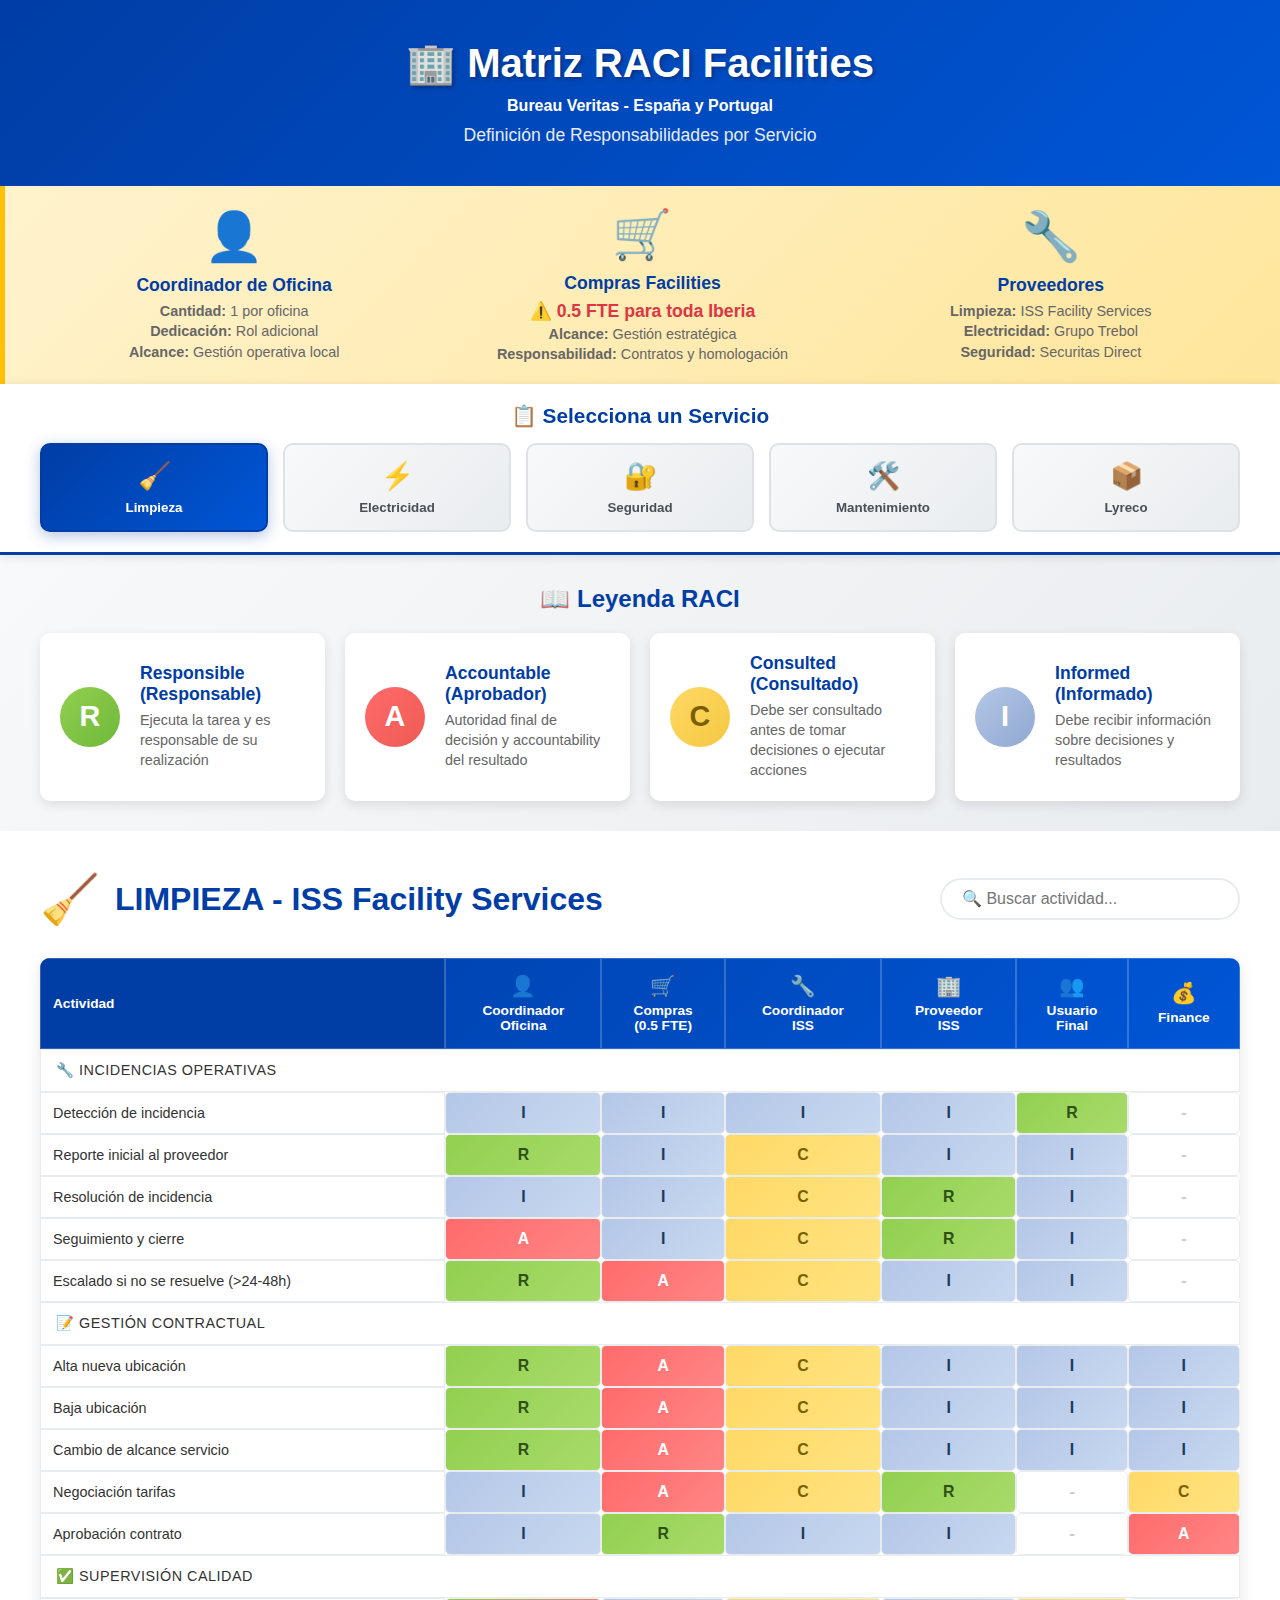
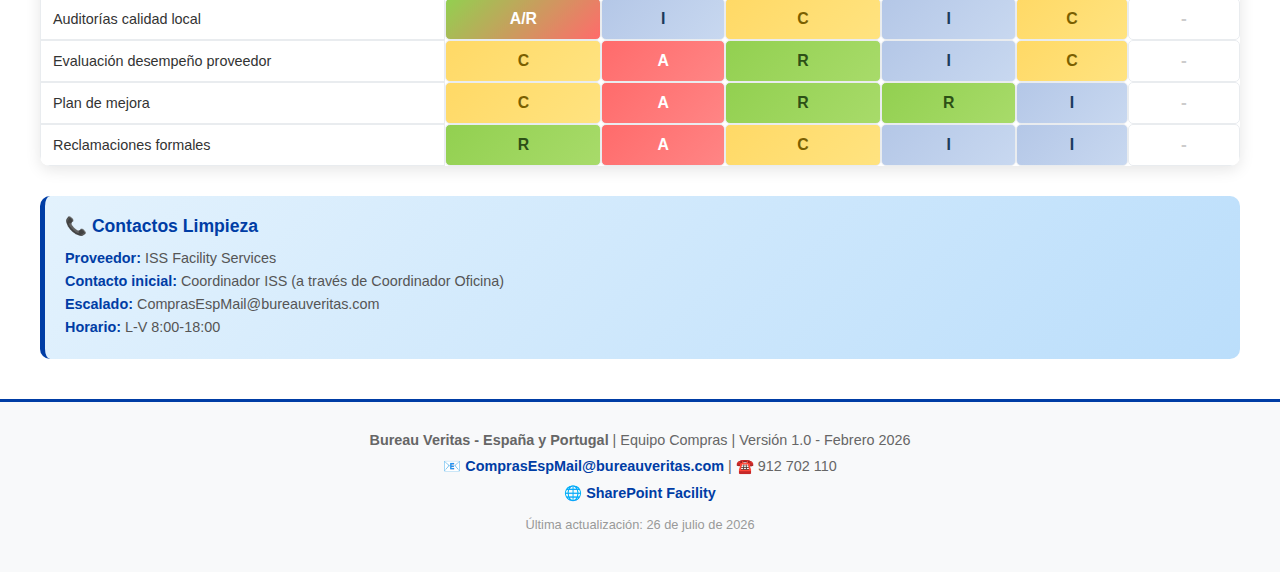
<file: USE CASES/01. BENCHMARK & ANALYSIS/RACI MATRIX COORD OFICINA.html>
<!DOCTYPE html>
<html lang="es">
<head>
    <meta charset="UTF-8">
    <meta name="viewport" content="width=device-width, initial-scale=1.0">
    <title>Matriz RACI Facilities - Bureau Veritas Iberia</title>
    <style>
        /* ============================================
           ESTILOS GENERALES
           ============================================ */
        * {
            margin: 0;
            padding: 0;
            box-sizing: border-box;
        }

        body {
            font-family: 'Segoe UI', Tahoma, Geneva, Verdana, sans-serif;
            background: linear-gradient(135deg, #003DA5 0%, #0056D6 100%);
            color: #333;
        }

        .container {
            max-width: 1600px;
            margin: 0 auto;
            background: white;
            min-height: 100vh;
        }

        /* ============================================
           HEADER
           ============================================ */
        .header {
            background: linear-gradient(135deg, #003DA5 0%, #0056D6 100%);
            color: white;
            padding: 40px;
            text-align: center;
            position: relative;
        }

        .header h1 {
            font-size: 2.5em;
            margin-bottom: 10px;
            text-shadow: 2px 2px 4px rgba(0, 0, 0, 0.3);
        }

        .header .subtitle {
            font-size: 1.1em;
            margin-top: 10px;
            opacity: 0.9;
        }

        /* ============================================
           CONTEXTO ORGANIZACIONAL
           ============================================ */
        .context-banner {
            background: linear-gradient(135deg, #fff3cd 0%, #ffe69c 100%);
            border-left: 5px solid #ffc107;
            padding: 20px 40px;
            display: flex;
            justify-content: space-around;
            align-items: center;
            flex-wrap: wrap;
            gap: 30px;
        }

        .context-item {
            text-align: center;
            flex: 1;
            min-width: 200px;
        }

        .context-item .icon {
            font-size: 3em;
            margin-bottom: 10px;
        }

        .context-item h3 {
            color: #003DA5;
            font-size: 1.1em;
            margin-bottom: 5px;
        }

        .context-item p {
            color: #666;
            font-size: 0.9em;
            line-height: 1.4;
        }

        .context-item .highlight {
            color: #dc3545;
            font-weight: bold;
            font-size: 1.1em;
        }

        /* ============================================
           NAVEGACIÓN SERVICIOS
           ============================================ */
        .services-nav {
            background: white;
            padding: 20px 40px;
            border-bottom: 3px solid #003DA5;
            position: sticky;
            top: 0;
            z-index: 100;
            box-shadow: 0 2px 10px rgba(0, 0, 0, 0.1);
        }

        .services-nav h2 {
            color: #003DA5;
            font-size: 1.3em;
            margin-bottom: 15px;
            text-align: center;
        }

        .service-buttons {
            display: flex;
            justify-content: center;
            gap: 15px;
            flex-wrap: wrap;
        }

        .service-btn {
            flex: 1;
            min-width: 200px;
            max-width: 250px;
            padding: 15px 20px;
            background: linear-gradient(135deg, #f8f9fa 0%, #e9ecef 100%);
            border: 2px solid #dee2e6;
            border-radius: 10px;
            cursor: pointer;
            transition: all 0.3s ease;
            text-align: center;
            font-weight: 600;
            color: #495057;
        }

        .service-btn:hover {
            transform: translateY(-3px);
            box-shadow: 0 4px 12px rgba(0, 0, 0, 0.15);
            border-color: #003DA5;
        }

        .service-btn.active {
            background: linear-gradient(135deg, #003DA5 0%, #0056D6 100%);
            color: white;
            border-color: #003DA5;
            box-shadow: 0 4px 15px rgba(0, 61, 165, 0.3);
        }

        .service-btn .icon {
            font-size: 2em;
            display: block;
            margin-bottom: 8px;
        }

        .service-btn .name {
            font-size: 1em;
            display: block;
        }

        /* ============================================
           LEYENDA RACI
           ============================================ */
        .legend-section {
            padding: 30px 40px;
            background: linear-gradient(135deg, #f8f9fa 0%, #e9ecef 100%);
        }

        .legend-title {
            font-size: 1.5em;
            color: #003DA5;
            margin-bottom: 20px;
            text-align: center;
            font-weight: bold;
        }

        .legend-grid {
            display: grid;
            grid-template-columns: repeat(auto-fit, minmax(280px, 1fr));
            gap: 20px;
        }

        .legend-card {
            background: white;
            border-radius: 10px;
            padding: 20px;
            box-shadow: 0 4px 12px rgba(0, 0, 0, 0.1);
            display: flex;
            align-items: center;
            transition: transform 0.3s ease, box-shadow 0.3s ease;
        }

        .legend-card:hover {
            transform: translateY(-5px);
            box-shadow: 0 6px 20px rgba(0, 0, 0, 0.15);
        }

        .legend-badge {
            width: 60px;
            height: 60px;
            border-radius: 50%;
            display: flex;
            align-items: center;
            justify-content: center;
            font-weight: bold;
            font-size: 1.8em;
            color: white;
            margin-right: 20px;
            flex-shrink: 0;
        }

        .legend-badge.r { background: linear-gradient(135deg, #92D050 0%, #6fb83a 100%); }
        .legend-badge.a { background: linear-gradient(135deg, #FF6B6B 0%, #ee5a52 100%); }
        .legend-badge.c { background: linear-gradient(135deg, #FFD966 0%, #f5c842 100%); color: #7a5f00; }
        .legend-badge.i { background: linear-gradient(135deg, #B4C7E7 0%, #8fa8d0 100%); }

        .legend-text h3 {
            font-size: 1.1em;
            margin-bottom: 5px;
            color: #003DA5;
        }

        .legend-text p {
            font-size: 0.9em;
            color: #666;
            line-height: 1.4;
        }

        /* ============================================
           CONTENEDOR DE SERVICIOS
           ============================================ */
        .service-content {
            display: none;
            padding: 40px;
            animation: fadeIn 0.5s ease;
        }

        .service-content.active {
            display: block;
        }

        @keyframes fadeIn {
            from { opacity: 0; transform: translateY(20px); }
            to { opacity: 1; transform: translateY(0); }
        }

        .service-header {
            display: flex;
            justify-content: space-between;
            align-items: center;
            margin-bottom: 30px;
            flex-wrap: wrap;
            gap: 20px;
        }

        .service-title {
            font-size: 2em;
            color: #003DA5;
            font-weight: bold;
            display: flex;
            align-items: center;
            gap: 15px;
        }

        .service-title .icon {
            font-size: 1.5em;
        }

        .search-box {
            padding: 10px 20px;
            border: 2px solid #e9ecef;
            border-radius: 25px;
            font-size: 1em;
            min-width: 300px;
            transition: all 0.3s ease;
        }

        .search-box:focus {
            outline: none;
            border-color: #003DA5;
            box-shadow: 0 0 0 3px rgba(0, 61, 165, 0.1);
        }

        /* ============================================
           TABLA
           ============================================ */
        .table-container {
            overflow-x: auto;
            border-radius: 10px;
            box-shadow: 0 4px 15px rgba(0, 0, 0, 0.1);
            margin-bottom: 30px;
        }

        table {
            width: 100%;
            border-collapse: separate;
            border-spacing: 0;
            background: white;
            font-size: 0.9em;
        }

        thead {
            background: linear-gradient(135deg, #003DA5 0%, #0056D6 100%);
            color: white;
            position: sticky;
            top: 0;
            z-index: 10;
        }

        th {
            padding: 15px 12px;
            text-align: center;
            font-weight: 600;
            font-size: 0.95em;
            border: 1px solid rgba(255, 255, 255, 0.2);
            white-space: nowrap;
            vertical-align: middle;
        }

        th:first-child {
            text-align: left;
            min-width: 280px;
            position: sticky;
            left: 0;
            background: #003DA5;
            z-index: 11;
        }

        th .icon {
            display: block;
            font-size: 1.5em;
            margin-bottom: 5px;
        }

        tbody tr {
            transition: background 0.2s ease;
        }

        tbody tr:hover {
            background: #f8f9fa;
        }

        tbody tr.category-row {
            background: linear-gradient(135deg, #6c757d 0%, #5a6268 100%);
            color: white;
            font-weight: bold;
        }

        tbody tr.category-row td {
            padding: 12px 15px;
            font-size: 1em;
            text-transform: uppercase;
            letter-spacing: 0.5px;
        }

        td {
            padding: 12px;
            border: 1px solid #e9ecef;
            text-align: center;
            vertical-align: middle;
        }

        td:first-child {
            text-align: left;
            font-weight: 500;
            color: #333;
            position: sticky;
            left: 0;
            background: white;
            z-index: 5;
        }

        tbody tr:hover td:first-child {
            background: #f8f9fa;
        }

        /* Estilos RACI */
        .raci-cell {
            font-weight: bold;
            font-size: 1.1em;
            border-radius: 5px;
            padding: 8px;
        }

        .raci-r {
            background: linear-gradient(135deg, #92D050 0%, #a8db6a 100%);
            color: #2d5016;
        }

        .raci-a {
            background: linear-gradient(135deg, #FF6B6B 0%, #ff8585 100%);
            color: white;
        }

        .raci-c {
            background: linear-gradient(135deg, #FFD966 0%, #ffe380 100%);
            color: #7a5f00;
        }

        .raci-i {
            background: linear-gradient(135deg, #B4C7E7 0%, #c8d8f0 100%);
            color: #1a3a5c;
        }

        .raci-ra {
            background: linear-gradient(135deg, #92D050 0%, #FF6B6B 100%);
            color: white;
        }

        .raci-empty {
            color: #ccc;
            font-size: 1.2em;
        }

        /* ============================================
           CONTACTOS
           ============================================ */
        .contacts-box {
            background: linear-gradient(135deg, #e3f2fd 0%, #bbdefb 100%);
            border-left: 5px solid #003DA5;
            padding: 20px;
            border-radius: 10px;
            margin-top: 20px;
        }

        .contacts-box h4 {
            color: #003DA5;
            margin-bottom: 10px;
            font-size: 1.1em;
        }

        .contacts-box p {
            font-size: 0.9em;
            line-height: 1.6;
            color: #555;
        }

        .contacts-box strong {
            color: #003DA5;
        }

        /* ============================================
           FOOTER
           ============================================ */
        .footer {
            background: #f8f9fa;
            padding: 30px;
            text-align: center;
            border-top: 3px solid #003DA5;
        }

        .footer p {
            color: #666;
            font-size: 0.9em;
            margin-bottom: 10px;
        }

        .footer a {
            color: #003DA5;
            text-decoration: none;
            font-weight: 600;
        }

        .footer a:hover {
            text-decoration: underline;
        }

        /* ============================================
           RESPONSIVE
           ============================================ */
        @media (max-width: 768px) {
            .header h1 {
                font-size: 1.8em;
            }

            .context-banner {
                flex-direction: column;
            }

            .service-buttons {
                flex-direction: column;
            }

            .service-btn {
                max-width: 100%;
            }

            .service-header {
                flex-direction: column;
                align-items: stretch;
            }

            .search-box {
                width: 100%;
            }

            th, td {
                padding: 8px;
                font-size: 0.85em;
            }

            th:first-child, td:first-child {
                min-width: 200px;
            }
        }

        /* ============================================
           PRINT STYLES
           ============================================ */
        @media print {
            .services-nav, .search-box, .footer { display: none; }
            .service-content { display: block !important; page-break-after: always; }
            table { font-size: 10pt; }
        }
    </style>
</head>
<body>
    <div class="container">
        <!-- HEADER -->
        <div class="header">
            <h1>🏢 Matriz RACI Facilities</h1>
            <p><strong>Bureau Veritas - España y Portugal</strong></p>
            <p class="subtitle">Definición de Responsabilidades por Servicio</p>
        </div>

        <!-- CONTEXTO ORGANIZACIONAL -->
        <div class="context-banner">
            <div class="context-item">
                <div class="icon">👤</div>
                <h3>Coordinador de Oficina</h3>
                <p><strong>Cantidad:</strong> 1 por oficina</p>
                <p><strong>Dedicación:</strong> Rol adicional</p>
                <p><strong>Alcance:</strong> Gestión operativa local</p>
            </div>
            <div class="context-item">
                <div class="icon">🛒</div>
                <h3>Compras Facilities</h3>
                <p class="highlight">⚠️ 0.5 FTE para toda Iberia</p>
                <p><strong>Alcance:</strong> Gestión estratégica</p>
                <p><strong>Responsabilidad:</strong> Contratos y homologación</p>
            </div>
            <div class="context-item">
                <div class="icon">🔧</div>
                <h3>Proveedores</h3>
                <p><strong>Limpieza:</strong> ISS Facility Services</p>
                <p><strong>Electricidad:</strong> Grupo Trebol</p>
                <p><strong>Seguridad:</strong> Securitas Direct</p>
            </div>
        </div>

        <!-- NAVEGACIÓN SERVICIOS -->
        <div class="services-nav">
            <h2>📋 Selecciona un Servicio</h2>
            <div class="service-buttons">
                <button class="service-btn active" onclick="showService('limpieza')">
                    <span class="icon">🧹</span>
                    <span class="name">Limpieza</span>
                </button>
                <button class="service-btn" onclick="showService('electricidad')">
                    <span class="icon">⚡</span>
                    <span class="name">Electricidad</span>
                </button>
                <button class="service-btn" onclick="showService('seguridad')">
                    <span class="icon">🔐</span>
                    <span class="name">Seguridad</span>
                </button>
                <button class="service-btn" onclick="showService('mantenimiento')">
                    <span class="icon">🛠️</span>
                    <span class="name">Mantenimiento</span>
                </button>
                <button class="service-btn" onclick="showService('lyreco')">
                    <span class="icon">📦</span>
                    <span class="name">Lyreco</span>
                </button>
            </div>
        </div>

        <!-- LEYENDA RACI -->
        <div class="legend-section">
            <div class="legend-title">📖 Leyenda RACI</div>
            <div class="legend-grid">
                <div class="legend-card">
                    <div class="legend-badge r">R</div>
                    <div class="legend-text">
                        <h3>Responsible (Responsable)</h3>
                        <p>Ejecuta la tarea y es responsable de su realización</p>
                    </div>
                </div>
                <div class="legend-card">
                    <div class="legend-badge a">A</div>
                    <div class="legend-text">
                        <h3>Accountable (Aprobador)</h3>
                        <p>Autoridad final de decisión y accountability del resultado</p>
                    </div>
                </div>
                <div class="legend-card">
                    <div class="legend-badge c">C</div>
                    <div class="legend-text">
                        <h3>Consulted (Consultado)</h3>
                        <p>Debe ser consultado antes de tomar decisiones o ejecutar acciones</p>
                    </div>
                </div>
                <div class="legend-card">
                    <div class="legend-badge i">I</div>
                    <div class="legend-text">
                        <h3>Informed (Informado)</h3>
                        <p>Debe recibir información sobre decisiones y resultados</p>
                    </div>
                </div>
            </div>
        </div>

        <!-- SERVICIO: LIMPIEZA -->
        <div id="limpieza" class="service-content active">
            <div class="service-header">
                <div class="service-title">
                    <span class="icon">🧹</span>
                    <span>LIMPIEZA - ISS Facility Services</span>
                </div>
                <input type="text" class="search-box" placeholder="🔍 Buscar actividad..." onkeyup="filterTable('limpieza-table', this.value)">
            </div>

            <div class="table-container">
                <table id="limpieza-table">
                    <thead>
                        <tr>
                            <th>Actividad</th>
                            <th>
                                <span class="icon">👤</span>
                                Coordinador<br>Oficina
                            </th>
                            <th>
                                <span class="icon">🛒</span>
                                Compras<br>(0.5 FTE)
                            </th>
                            <th>
                                <span class="icon">🔧</span>
                                Coordinador<br>ISS
                            </th>
                            <th>
                                <span class="icon">🏢</span>
                                Proveedor<br>ISS
                            </th>
                            <th>
                                <span class="icon">👥</span>
                                Usuario<br>Final
                            </th>
                            <th>
                                <span class="icon">💰</span>
                                Finance
                            </th>
                        </tr>
                    </thead>
                    <tbody>
                        <tr class="category-row">
                            <td colspan="7">🔧 INCIDENCIAS OPERATIVAS</td>
                        </tr>
                        <tr>
                            <td>Detección de incidencia</td>
                            <td class="raci-cell raci-i">I</td>
                            <td class="raci-cell raci-i">I</td>
                            <td class="raci-cell raci-i">I</td>
                            <td class="raci-cell raci-i">I</td>
                            <td class="raci-cell raci-r">R</td>
                            <td class="raci-cell raci-empty">-</td>
                        </tr>
                        <tr>
                            <td>Reporte inicial al proveedor</td>
                            <td class="raci-cell raci-r">R</td>
                            <td class="raci-cell raci-i">I</td>
                            <td class="raci-cell raci-c">C</td>
                            <td class="raci-cell raci-i">I</td>
                            <td class="raci-cell raci-i">I</td>
                            <td class="raci-cell raci-empty">-</td>
                        </tr>
                        <tr>
                            <td>Resolución de incidencia</td>
                            <td class="raci-cell raci-i">I</td>
                            <td class="raci-cell raci-i">I</td>
                            <td class="raci-cell raci-c">C</td>
                            <td class="raci-cell raci-r">R</td>
                            <td class="raci-cell raci-i">I</td>
                            <td class="raci-cell raci-empty">-</td>
                        </tr>
                        <tr>
                            <td>Seguimiento y cierre</td>
                            <td class="raci-cell raci-a">A</td>
                            <td class="raci-cell raci-i">I</td>
                            <td class="raci-cell raci-c">C</td>
                            <td class="raci-cell raci-r">R</td>
                            <td class="raci-cell raci-i">I</td>
                            <td class="raci-cell raci-empty">-</td>
                        </tr>
                        <tr>
                            <td>Escalado si no se resuelve (>24-48h)</td>
                            <td class="raci-cell raci-r">R</td>
                            <td class="raci-cell raci-a">A</td>
                            <td class="raci-cell raci-c">C</td>
                            <td class="raci-cell raci-i">I</td>
                            <td class="raci-cell raci-i">I</td>
                            <td class="raci-cell raci-empty">-</td>
                        </tr>
                        
                        <tr class="category-row">
                            <td colspan="7">📝 GESTIÓN CONTRACTUAL</td>
                        </tr>
                        <tr>
                            <td>Alta nueva ubicación</td>
                            <td class="raci-cell raci-r">R</td>
                            <td class="raci-cell raci-a">A</td>
                            <td class="raci-cell raci-c">C</td>
                            <td class="raci-cell raci-i">I</td>
                            <td class="raci-cell raci-i">I</td>
                            <td class="raci-cell raci-i">I</td>
                        </tr>
                        <tr>
                            <td>Baja ubicación</td>
                            <td class="raci-cell raci-r">R</td>
                            <td class="raci-cell raci-a">A</td>
                            <td class="raci-cell raci-c">C</td>
                            <td class="raci-cell raci-i">I</td>
                            <td class="raci-cell raci-i">I</td>
                            <td class="raci-cell raci-i">I</td>
                        </tr>
                        <tr>
                            <td>Cambio de alcance servicio</td>
                            <td class="raci-cell raci-r">R</td>
                            <td class="raci-cell raci-a">A</td>
                            <td class="raci-cell raci-c">C</td>
                            <td class="raci-cell raci-i">I</td>
                            <td class="raci-cell raci-i">I</td>
                            <td class="raci-cell raci-i">I</td>
                        </tr>
                        <tr>
                            <td>Negociación tarifas</td>
                            <td class="raci-cell raci-i">I</td>
                            <td class="raci-cell raci-a">A</td>
                            <td class="raci-cell raci-c">C</td>
                            <td class="raci-cell raci-r">R</td>
                            <td class="raci-cell raci-empty">-</td>
                            <td class="raci-cell raci-c">C</td>
                        </tr>
                        <tr>
                            <td>Aprobación contrato</td>
                            <td class="raci-cell raci-i">I</td>
                            <td class="raci-cell raci-r">R</td>
                            <td class="raci-cell raci-i">I</td>
                            <td class="raci-cell raci-i">I</td>
                            <td class="raci-cell raci-empty">-</td>
                            <td class="raci-cell raci-a">A</td>
                        </tr>
                        
                        <tr class="category-row">
                            <td colspan="7">✅ SUPERVISIÓN CALIDAD</td>
                        </tr>
                        <tr>
                            <td>Auditorías calidad local</td>
                            <td class="raci-cell raci-ra">A/R</td>
                            <td class="raci-cell raci-i">I</td>
                            <td class="raci-cell raci-c">C</td>
                            <td class="raci-cell raci-i">I</td>
                            <td class="raci-cell raci-c">C</td>
                            <td class="raci-cell raci-empty">-</td>
                        </tr>
                        <tr>
                            <td>Evaluación desempeño proveedor</td>
                            <td class="raci-cell raci-c">C</td>
                            <td class="raci-cell raci-a">A</td>
                            <td class="raci-cell raci-r">R</td>
                            <td class="raci-cell raci-i">I</td>
                            <td class="raci-cell raci-c">C</td>
                            <td class="raci-cell raci-empty">-</td>
                        </tr>
                        <tr>
                            <td>Plan de mejora</td>
                            <td class="raci-cell raci-c">C</td>
                            <td class="raci-cell raci-a">A</td>
                            <td class="raci-cell raci-r">R</td>
                            <td class="raci-cell raci-r">R</td>
                            <td class="raci-cell raci-i">I</td>
                            <td class="raci-cell raci-empty">-</td>
                        </tr>
                        <tr>
                            <td>Reclamaciones formales</td>
                            <td class="raci-cell raci-r">R</td>
                            <td class="raci-cell raci-a">A</td>
                            <td class="raci-cell raci-c">C</td>
                            <td class="raci-cell raci-i">I</td>
                            <td class="raci-cell raci-i">I</td>
                            <td class="raci-cell raci-empty">-</td>
                        </tr>
                    </tbody>
                </table>
            </div>

            <div class="contacts-box">
                <h4>📞 Contactos Limpieza</h4>
                <p><strong>Proveedor:</strong> ISS Facility Services</p>
                <p><strong>Contacto inicial:</strong> Coordinador ISS (a través de Coordinador Oficina)</p>
                <p><strong>Escalado:</strong> ComprasEspMail@bureauveritas.com</p>
                <p><strong>Horario:</strong> L-V 8:00-18:00</p>
            </div>
        </div>

        <!-- SERVICIO: ELECTRICIDAD -->
        <div id="electricidad" class="service-content">
            <div class="service-header">
                <div class="service-title">
                    <span class="icon">⚡</span>
                    <span>ELECTRICIDAD - Grupo Trebol</span>
                </div>
                <input type="text" class="search-box" placeholder="🔍 Buscar actividad..." onkeyup="filterTable('electricidad-table', this.value)">
            </div>

            <div class="table-container">
                <table id="electricidad-table">
                    <thead>
                        <tr>
                            <th>Actividad</th>
                            <th>
                                <span class="icon">👤</span>
                                Coordinador<br>Oficina
                            </th>
                            <th>
                                <span class="icon">🛒</span>
                                Compras<br>(0.5 FTE)
                            </th>
                            <th>
                                <span class="icon">🔧</span>
                                Proveedor<br>Trebol
                            </th>
                            <th>
                                <span class="icon">👥</span>
                                Usuario<br>Final
                            </th>
                            <th>
                                <span class="icon">💰</span>
                                Finance
                            </th>
                        </tr>
                    </thead>
                    <tbody>
                        <tr class="category-row">
                            <td colspan="6">🔧 INCIDENCIAS OPERATIVAS</td>
                        </tr>
                        <tr>
                            <td>Detección corte suministro</td>
                            <td class="raci-cell raci-i">I</td>
                            <td class="raci-cell raci-i">I</td>
                            <td class="raci-cell raci-i">I</td>
                            <td class="raci-cell raci-r">R</td>
                            <td class="raci-cell raci-empty">-</td>
                        </tr>
                        <tr>
                            <td>Contacto directo proveedor</td>
                            <td class="raci-cell raci-ra">R/A</td>
                            <td class="raci-cell raci-i">I</td>
                            <td class="raci-cell raci-i">I</td>
                            <td class="raci-cell raci-i">I</td>
                            <td class="raci-cell raci-empty">-</td>
                        </tr>
                        <tr>
                            <td>Resolución técnica</td>
                            <td class="raci-cell raci-i">I</td>
                            <td class="raci-cell raci-i">I</td>
                            <td class="raci-cell raci-r">R</td>
                            <td class="raci-cell raci-i">I</td>
                            <td class="raci-cell raci-empty">-</td>
                        </tr>
                        <tr>
                            <td>Escalado a Compras (>24-48h)</td>
                            <td class="raci-cell raci-r">R</td>
                            <td class="raci-cell raci-a">A</td>
                            <td class="raci-cell raci-c">C</td>
                            <td class="raci-cell raci-i">I</td>
                            <td class="raci-cell raci-empty">-</td>
                        </tr>
                        
                        <tr class="category-row">
                            <td colspan="6">📝 GESTIÓN CONTRACTUAL</td>
                        </tr>
                        <tr>
                            <td>Alta nuevo punto suministro</td>
                            <td class="raci-cell raci-r">R</td>
                            <td class="raci-cell raci-a">A</td>
                            <td class="raci-cell raci-c">C</td>
                            <td class="raci-cell raci-i">I</td>
                            <td class="raci-cell raci-i">I</td>
                        </tr>
                        <tr>
                            <td>Baja punto suministro</td>
                            <td class="raci-cell raci-r">R</td>
                            <td class="raci-cell raci-a">A</td>
                            <td class="raci-cell raci-c">C</td>
                            <td class="raci-cell raci-i">I</td>
                            <td class="raci-cell raci-i">I</td>
                        </tr>
                        <tr>
                            <td>Cambio titularidad</td>
                            <td class="raci-cell raci-r">R</td>
                            <td class="raci-cell raci-a">A</td>
                            <td class="raci-cell raci-c">C</td>
                            <td class="raci-cell raci-i">I</td>
                            <td class="raci-cell raci-i">I</td>
                        </tr>
                        <tr>
                            <td>Negociación tarifas</td>
                            <td class="raci-cell raci-i">I</td>
                            <td class="raci-cell raci-a">A</td>
                            <td class="raci-cell raci-r">R</td>
                            <td class="raci-cell raci-empty">-</td>
                            <td class="raci-cell raci-c">C</td>
                        </tr>
                        <tr>
                            <td>Revisión contratos anuales</td>
                            <td class="raci-cell raci-c">C</td>
                            <td class="raci-cell raci-a">A</td>
                            <td class="raci-cell raci-r">R</td>
                            <td class="raci-cell raci-empty">-</td>
                            <td class="raci-cell raci-c">C</td>
                        </tr>
                        
                        <tr class="category-row">
                            <td colspan="6">📊 OPTIMIZACIÓN CONSUMOS</td>
                        </tr>
                        <tr>
                            <td>Monitorización consumos</td>
                            <td class="raci-cell raci-r">R</td>
                            <td class="raci-cell raci-a">A</td>
                            <td class="raci-cell raci-c">C</td>
                            <td class="raci-cell raci-i">I</td>
                            <td class="raci-cell raci-c">C</td>
                        </tr>
                        <tr>
                            <td>Propuestas eficiencia energética</td>
                            <td class="raci-cell raci-r">R</td>
                            <td class="raci-cell raci-a">A</td>
                            <td class="raci-cell raci-c">C</td>
                            <td class="raci-cell raci-i">I</td>
                            <td class="raci-cell raci-c">C</td>
                        </tr>
                        <tr>
                            <td>Implementación medidas ahorro</td>
                            <td class="raci-cell raci-r">R</td>
                            <td class="raci-cell raci-a">A</td>
                            <td class="raci-cell raci-r">R</td>
                            <td class="raci-cell raci-i">I</td>
                            <td class="raci-cell raci-i">I</td>
                        </tr>
                        <tr>
                            <td>Reporting consumos</td>
                            <td class="raci-cell raci-r">R</td>
                            <td class="raci-cell raci-a">A</td>
                            <td class="raci-cell raci-i">I</td>
                            <td class="raci-cell raci-empty">-</td>
                            <td class="raci-cell raci-c">C</td>
                        </tr>
                    </tbody>
                </table>
            </div>

            <div class="contacts-box">
                <h4>📞 Contactos Electricidad</h4>
                <p><strong>Proveedor:</strong> Grupo Trebol Energía</p>
                <p><strong>Contacto directo:</strong> Roger Coll</p>
                <p><strong>Teléfono:</strong> 931 185 894 / 644 567 403</p>
                <p><strong>Email:</strong> roger.coll@grupotrebolenergia.es</p>
                <p><strong>Escalado:</strong> ComprasEspMail@bureauveritas.com</p>
            </div>
        </div>

        <!-- SERVICIO: SEGURIDAD -->
        <div id="seguridad" class="service-content">
            <div class="service-header">
                <div class="service-title">
                    <span class="icon">🔐</span>
                    <span>SEGURIDAD - Securitas Direct</span>
                </div>
                <input type="text" class="search-box" placeholder="🔍 Buscar actividad..." onkeyup="filterTable('seguridad-table', this.value)">
            </div>

            <div class="table-container">
                <table id="seguridad-table">
                    <thead>
                        <tr>
                            <th>Actividad</th>
                            <th>
                                <span class="icon">👤</span>
                                Coordinador<br>Oficina
                            </th>
                            <th>
                                <span class="icon">🛒</span>
                                Compras<br>(0.5 FTE)
                            </th>
                            <th>
                                <span class="icon">🔧</span>
                                Proveedor<br>Securitas
                            </th>
                            <th>
                                <span class="icon">👥</span>
                                Usuario<br>Final
                            </th>
                            <th>
                                <span class="icon">💰</span>
                                Finance
                            </th>
                        </tr>
                    </thead>
                    <tbody>
                        <tr class="category-row">
                            <td colspan="6">🔧 INCIDENCIAS OPERATIVAS</td>
                        </tr>
                        <tr>
                            <td>Salto de alarma</td>
                            <td class="raci-cell raci-ra">R/A</td>
                            <td class="raci-cell raci-i">I</td>
                            <td class="raci-cell raci-r">R</td>
                            <td class="raci-cell raci-i">I</td>
                            <td class="raci-cell raci-empty">-</td>
                        </tr>
                        <tr>
                            <td>Verificación falsa alarma</td>
                            <td class="raci-cell raci-ra">R/A</td>
                            <td class="raci-cell raci-i">I</td>
                            <td class="raci-cell raci-c">C</td>
                            <td class="raci-cell raci-c">C</td>
                            <td class="raci-cell raci-empty">-</td>
                        </tr>
                        <tr>
                            <td>Gestión incidente real</td>
                            <td class="raci-cell raci-r">R</td>
                            <td class="raci-cell raci-a">A</td>
                            <td class="raci-cell raci-c">C</td>
                            <td class="raci-cell raci-i">I</td>
                            <td class="raci-cell raci-empty">-</td>
                        </tr>
                        <tr>
                            <td>Reporte incidente</td>
                            <td class="raci-cell raci-r">R</td>
                            <td class="raci-cell raci-a">A</td>
                            <td class="raci-cell raci-i">I</td>
                            <td class="raci-cell raci-i">I</td>
                            <td class="raci-cell raci-empty">-</td>
                        </tr>
                        
                        <tr class="category-row">
                            <td colspan="6">📝 GESTIÓN CONTRACTUAL</td>
                        </tr>
                        <tr>
                            <td>Alta nueva ubicación</td>
                            <td class="raci-cell raci-r">R</td>
                            <td class="raci-cell raci-a">A</td>
                            <td class="raci-cell raci-c">C</td>
                            <td class="raci-cell raci-i">I</td>
                            <td class="raci-cell raci-i">I</td>
                        </tr>
                        <tr>
                            <td>Baja ubicación</td>
                            <td class="raci-cell raci-r">R</td>
                            <td class="raci-cell raci-a">A</td>
                            <td class="raci-cell raci-c">C</td>
                            <td class="raci-cell raci-i">I</td>
                            <td class="raci-cell raci-i">I</td>
                        </tr>
                        <tr>
                            <td>Modificación sistema</td>
                            <td class="raci-cell raci-r">R</td>
                            <td class="raci-cell raci-a">A</td>
                            <td class="raci-cell raci-c">C</td>
                            <td class="raci-cell raci-i">I</td>
                            <td class="raci-cell raci-i">I</td>
                        </tr>
                        <tr>
                            <td>Negociación contrato</td>
                            <td class="raci-cell raci-i">I</td>
                            <td class="raci-cell raci-a">A</td>
                            <td class="raci-cell raci-r">R</td>
                            <td class="raci-cell raci-empty">-</td>
                            <td class="raci-cell raci-c">C</td>
                        </tr>
                        
                        <tr class="category-row">
                            <td colspan="6">🔧 MANTENIMIENTO SISTEMA</td>
                        </tr>
                        <tr>
                            <td>Mantenimiento preventivo</td>
                            <td class="raci-cell raci-c">C</td>
                            <td class="raci-cell raci-a">A</td>
                            <td class="raci-cell raci-r">R</td>
                            <td class="raci-cell raci-i">I</td>
                            <td class="raci-cell raci-empty">-</td>
                        </tr>
                        <tr>
                            <td>Actualización tecnológica</td>
                            <td class="raci-cell raci-c">C</td>
                            <td class="raci-cell raci-a">A</td>
                            <td class="raci-cell raci-r">R</td>
                            <td class="raci-cell raci-i">I</td>
                            <td class="raci-cell raci-c">C</td>
                        </tr>
                        <tr>
                            <td>Formación usuarios</td>
                            <td class="raci-cell raci-r">R</td>
                            <td class="raci-cell raci-a">A</td>
                            <td class="raci-cell raci-c">C</td>
                            <td class="raci-cell raci-c">C</td>
                            <td class="raci-cell raci-empty">-</td>
                        </tr>
                    </tbody>
                </table>
            </div>

            <div class="contacts-box">
                <h4>📞 Contactos Seguridad</h4>
                <p><strong>Proveedor:</strong> Securitas Direct</p>
                <p><strong>Contacto directo:</strong> David Casado Oliva</p>
                <p><strong>Teléfono:</strong> +34 600 98 50 16</p>
                <p><strong>Email:</strong> david.casado@securitasdirect.es</p>
                <p><strong>Disponibilidad:</strong> 24/7 para alertas de seguridad</p>
            </div>
        </div>

        <!-- SERVICIO: MANTENIMIENTO -->
        <div id="mantenimiento" class="service-content">
            <div class="service-header">
                <div class="service-title">
                    <span class="icon">🛠️</span>
                    <span>MANTENIMIENTO - Proveedores Locales</span>
                </div>
                <input type="text" class="search-box" placeholder="🔍 Buscar actividad..." onkeyup="filterTable('mantenimiento-table', this.value)">
            </div>

            <div class="table-container">
                <table id="mantenimiento-table">
                    <thead>
                        <tr>
                            <th>Actividad</th>
                            <th>
                                <span class="icon">👤</span>
                                Coordinador<br>Oficina
                            </th>
                            <th>
                                <span class="icon">🛒</span>
                                Compras<br>(0.5 FTE)
                            </th>
                            <th>
                                <span class="icon">🔧</span>
                                Proveedor<br>Local
                            </th>
                            <th>
                                <span class="icon">👥</span>
                                Usuario<br>Final
                            </th>
                            <th>
                                <span class="icon">💰</span>
                                Finance
                            </th>
                        </tr>
                    </thead>
                    <tbody>
                        <tr class="category-row">
                            <td colspan="6">📅 MANTENIMIENTO PREVENTIVO</td>
                        </tr>
                        <tr>
                            <td>Planificación anual</td>
                            <td class="raci-cell raci-ra">A/R</td>
                            <td class="raci-cell raci-i">I</td>
                            <td class="raci-cell raci-c">C</td>
                            <td class="raci-cell raci-i">I</td>
                            <td class="raci-cell raci-i">I</td>
                        </tr>
                        <tr>
                            <td>Contratación proveedor local</td>
                            <td class="raci-cell raci-r">R</td>
                            <td class="raci-cell raci-a">A</td>
                            <td class="raci-cell raci-i">I</td>
                            <td class="raci-cell raci-empty">-</td>
                            <td class="raci-cell raci-i">I</td>
                        </tr>
                        <tr>
                            <td>Ejecución mantenimiento</td>
                            <td class="raci-cell raci-i">I</td>
                            <td class="raci-cell raci-i">I</td>
                            <td class="raci-cell raci-r">R</td>
                            <td class="raci-cell raci-i">I</td>
                            <td class="raci-cell raci-empty">-</td>
                        </tr>
                        <tr>
                            <td>Validación trabajos</td>
                            <td class="raci-cell raci-ra">A/R</td>
                            <td class="raci-cell raci-i">I</td>
                            <td class="raci-cell raci-i">I</td>
                            <td class="raci-cell raci-i">I</td>
                            <td class="raci-cell raci-empty">-</td>
                        </tr>
                        
                        <tr class="category-row">
                            <td colspan="6">⚡ MANTENIMIENTO CORRECTIVO</td>
                        </tr>
                        <tr>
                            <td>Detección avería</td>
                            <td class="raci-cell raci-i">I</td>
                            <td class="raci-cell raci-i">I</td>
                            <td class="raci-cell raci-i">I</td>
                            <td class="raci-cell raci-r">R</td>
                            <td class="raci-cell raci-empty">-</td>
                        </tr>
                        <tr>
                            <td>Evaluación urgencia</td>
                            <td class="raci-cell raci-ra">A/R</td>
                            <td class="raci-cell raci-i">I</td>
                            <td class="raci-cell raci-c">C</td>
                            <td class="raci-cell raci-i">I</td>
                            <td class="raci-cell raci-empty">-</td>
                        </tr>
                        <tr>
                            <td>Solicitud proveedor local</td>
                            <td class="raci-cell raci-r">R</td>
                            <td class="raci-cell raci-c">C</td>
                            <td class="raci-cell raci-c">C</td>
                            <td class="raci-cell raci-i">I</td>
                            <td class="raci-cell raci-empty">-</td>
                        </tr>
                        <tr>
                            <td>Autorización gasto (< 3.000€)</td>
                            <td class="raci-cell raci-a">A</td>
                            <td class="raci-cell raci-i">I</td>
                            <td class="raci-cell raci-i">I</td>
                            <td class="raci-cell raci-empty">-</td>
                            <td class="raci-cell raci-c">C</td>
                        </tr>
                        <tr>
                            <td>Autorización gasto (> 3.000€)</td>
                            <td class="raci-cell raci-r">R</td>
                            <td class="raci-cell raci-a">A</td>
                            <td class="raci-cell raci-i">I</td>
                            <td class="raci-cell raci-empty">-</td>
                            <td class="raci-cell raci-c">C</td>
                        </tr>
                        <tr>
                            <td>Ejecución reparación</td>
                            <td class="raci-cell raci-i">I</td>
                            <td class="raci-cell raci-i">I</td>
                            <td class="raci-cell raci-r">R</td>
                            <td class="raci-cell raci-i">I</td>
                            <td class="raci-cell raci-empty">-</td>
                        </tr>
                        <tr>
                            <td>Validación y cierre</td>
                            <td class="raci-cell raci-ra">A/R</td>
                            <td class="raci-cell raci-i">I</td>
                            <td class="raci-cell raci-i">I</td>
                            <td class="raci-cell raci-i">I</td>
                            <td class="raci-cell raci-empty">-</td>
                        </tr>
                        
                        <tr class="category-row">
                            <td colspan="6">👥 GESTIÓN PROVEEDORES</td>
                        </tr>
                        <tr>
                            <td>Selección proveedor local</td>
                            <td class="raci-cell raci-r">R</td>
                            <td class="raci-cell raci-a">A</td>
                            <td class="raci-cell raci-i">I</td>
                            <td class="raci-cell raci-empty">-</td>
                            <td class="raci-cell raci-i">I</td>
                        </tr>
                        <tr>
                            <td>Evaluación desempeño</td>
                            <td class="raci-cell raci-r">R</td>
                            <td class="raci-cell raci-a">A</td>
                            <td class="raci-cell raci-c">C</td>
                            <td class="raci-cell raci-c">C</td>
                            <td class="raci-cell raci-i">I</td>
                        </tr>
                        <tr>
                            <td>Homologación proveedor</td>
                            <td class="raci-cell raci-i">I</td>
                            <td class="raci-cell raci-a">A</td>
                            <td class="raci-cell raci-i">I</td>
                            <td class="raci-cell raci-empty">-</td>
                            <td class="raci-cell raci-c">C</td>
                        </tr>
                    </tbody>
                </table>
            </div>

            <div class="contacts-box">
                <h4>📞 Contactos Mantenimiento</h4>
                <p><strong>Proveedores:</strong> Locales por oficina</p>
                <p><strong>Homologación:</strong> ComprasEspMail@bureauveritas.com</p>
                <p><strong>Umbrales de aprobación:</strong></p>
                <p>• < 3.000€: Coordinador Oficina</p>
                <p>• > 3.000€: Compras + Finance</p>
            </div>
        </div>

        <!-- SERVICIO: LYRECO -->
        <div id="lyreco" class="service-content">
            <div class="service-header">
                <div class="service-title">
                    <span class="icon">📦</span>
                    <span>LYRECO - Suministros de Oficina</span>
                </div>
                <input type="text" class="search-box" placeholder="🔍 Buscar actividad..." onkeyup="filterTable('lyreco-table', this.value)">
            </div>

            <div class="table-container">
                <table id="lyreco-table">
                    <thead>
                        <tr>
                            <th>Actividad</th>
                            <th>
                                <span class="icon">👤</span>
                                Coordinador<br>Oficina
                            </th>
                            <th>
                                <span class="icon">🛒</span>
                                Compras<br>(0.5 FTE)
                            </th>
                            <th>
                                <span class="icon">👥</span>
                                Usuario<br>Final
                            </th>
                            <th>
                                <span class="icon">💰</span>
                                Finance
                            </th>
                        </tr>
                    </thead>
                    <tbody>
                        <tr class="category-row">
                            <td colspan="5">📦 PEDIDOS ESTÁNDAR</td>
                        </tr>
                        <tr>
                            <td>Solicitud pedido catálogo</td>
                            <td class="raci-cell raci-i">I</td>
                            <td class="raci-cell raci-i">I</td>
                            <td class="raci-cell raci-r">R</td>
                            <td class="raci-cell raci-empty">-</td>
                        </tr>
                        <tr>
                            <td>Validación pedido</td>
                            <td class="raci-cell raci-a">A</td>
                            <td class="raci-cell raci-i">I</td>
                            <td class="raci-cell raci-i">I</td>
                            <td class="raci-cell raci-empty">-</td>
                        </tr>
                        <tr>
                            <td>Recepción y distribución</td>
                            <td class="raci-cell raci-r">R</td>
                            <td class="raci-cell raci-i">I</td>
                            <td class="raci-cell raci-i">I</td>
                            <td class="raci-cell raci-empty">-</td>
                        </tr>
                        
                        <tr class="category-row">
                            <td colspan="5">⚠️ PEDIDOS FUERA CATÁLOGO</td>
                        </tr>
                        <tr>
                            <td>Solicitud producto especial</td>
                            <td class="raci-cell raci-i">I</td>
                            <td class="raci-cell raci-c">C</td>
                            <td class="raci-cell raci-r">R</td>
                            <td class="raci-cell raci-empty">-</td>
                        </tr>
                        <tr>
                            <td>Evaluación necesidad</td>
                            <td class="raci-cell raci-r">R</td>
                            <td class="raci-cell raci-c">C</td>
                            <td class="raci-cell raci-c">C</td>
                            <td class="raci-cell raci-empty">-</td>
                        </tr>
                        <tr>
                            <td>Autorización compra</td>
                            <td class="raci-cell raci-a">A</td>
                            <td class="raci-cell raci-c">C</td>
                            <td class="raci-cell raci-i">I</td>
                            <td class="raci-cell raci-c">C</td>
                        </tr>
                        <tr>
                            <td>Gestión pedido</td>
                            <td class="raci-cell raci-r">R</td>
                            <td class="raci-cell raci-c">C</td>
                            <td class="raci-cell raci-i">I</td>
                            <td class="raci-cell raci-empty">-</td>
                        </tr>
                        
                        <tr class="category-row">
                            <td colspan="5">🏢 GESTIÓN BU OFICINA (0415OF)</td>
                        </tr>
                        <tr>
                            <td>Gestión pedidos BU</td>
                            <td class="raci-cell raci-ra">A/R</td>
                            <td class="raci-cell raci-c">C</td>
                            <td class="raci-cell raci-i">I</td>
                            <td class="raci-cell raci-c">C</td>
                        </tr>
                        <tr>
                            <td>Control presupuesto</td>
                            <td class="raci-cell raci-c">C</td>
                            <td class="raci-cell raci-c">C</td>
                            <td class="raci-cell raci-i">I</td>
                            <td class="raci-cell raci-a">A</td>
                        </tr>
                    </tbody>
                </table>
            </div>

            <div class="contacts-box">
                <h4>📞 Contactos Lyreco</h4>
                <p><strong>Portal:</strong> Acceso directo usuarios finales</p>
                <p><strong>Validación:</strong> Coordinador de Oficina</p>
                <p><strong>BU 0415OF:</strong> Gestionada por Coordinador según instrucciones Compras</p>
                <p><strong>Catálogo nacional:</strong> Gestionado por Compras</p>
            </div>
        </div>

        <!-- FOOTER -->
        <div class="footer">
            <p><strong>Bureau Veritas - España y Portugal</strong> | Equipo Compras | Versión 1.0 - Febrero 2026</p>
            <p>📧 <a href="mailto:ComprasEspMail@bureauveritas.com">ComprasEspMail@bureauveritas.com</a> | ☎️ 912 702 110</p>
            <p>🌐 <a href="https://bureauveritas.sharepoint.com/teams/COMPRASSWE/SitePages/FACILITY.aspx" target="_blank">SharePoint Facility</a></p>
            <p style="margin-top: 15px; font-size: 0.8em; color: #999;">
                Última actualización: <span id="last-update"></span>
            </p>
        </div>
    </div>

    <!-- JAVASCRIPT -->
    <script>
        // Función para cambiar de servicio
        function showService(serviceName) {
            // Ocultar todos los contenidos
            var contents = document.getElementsByClassName('service-content');
            for (var i = 0; i < contents.length; i++) {
                contents[i].classList.remove('active');
            }

            // Remover active de todos los botones
            var buttons = document.getElementsByClassName('service-btn');
            for (var i = 0; i < buttons.length; i++) {
                buttons[i].classList.remove('active');
            }

            // Mostrar contenido seleccionado
            document.getElementById(serviceName).classList.add('active');

            // Marcar botón como activo
            event.currentTarget.classList.add('active');

            // Scroll to top
            window.scrollTo({ top: 0, behavior: 'smooth' });
        }

        // Función de búsqueda
        function filterTable(tableId, searchValue) {
            var table = document.getElementById(tableId);
            var tr = table.getElementsByTagName("tr");
            var filter = searchValue.toUpperCase();

            for (var i = 1; i < tr.length; i++) {
                // Saltar filas de categoría
                if (tr[i].classList.contains("category-row")) {
                    tr[i].style.display = "";
                    continue;
                }

                var td = tr[i].getElementsByTagName("td")[0];
                if (td) {
                    var txtValue = td.textContent || td.innerText;
                    if (txtValue.toUpperCase().indexOf(filter) > -1) {
                        tr[i].style.display = "";
                    } else {
                        tr[i].style.display = "none";
                    }
                }
            }
        }

        // Mostrar fecha de última actualización
        document.addEventListener('DOMContentLoaded', function() {
            var today = new Date();
            var dateString = today.toLocaleDateString('es-ES', { 
                year: 'numeric', 
                month: 'long', 
                day: 'numeric' 
            });
            document.getElementById('last-update').textContent = dateString;

            console.log('✅ Matriz RACI Facilities Iberia cargada correctamente');
        });

        // Función para exportar servicio actual a CSV
        function exportCurrentService() {
            var activeContent = document.querySelector('.service-content.active');
            var table = activeContent.querySelector('table');
            var serviceName = activeContent.id;
            
            var csv = [];
            var rows = table.querySelectorAll("tr");
            
            for (var i = 0; i < rows.length; i++) {
                var row = [], cols = rows[i].querySelectorAll("td, th");
                
                for (var j = 0; j < cols.length; j++) {
                    row.push(cols[j].innerText);
                }
                
                csv.push(row.join(","));
            }
            
            var csvFile = new Blob([csv.join("\n")], { type: "text/csv" });
            var downloadLink = document.createElement("a");
            downloadLink.download = "matriz_raci_" + serviceName + "_bv_iberia.csv";
            downloadLink.href = window.URL.createObjectURL(csvFile);
            downloadLink.style.display = "none";
            document.body.appendChild(downloadLink);
            downloadLink.click();
        }
    </script>
</body>
</html>
</file>
